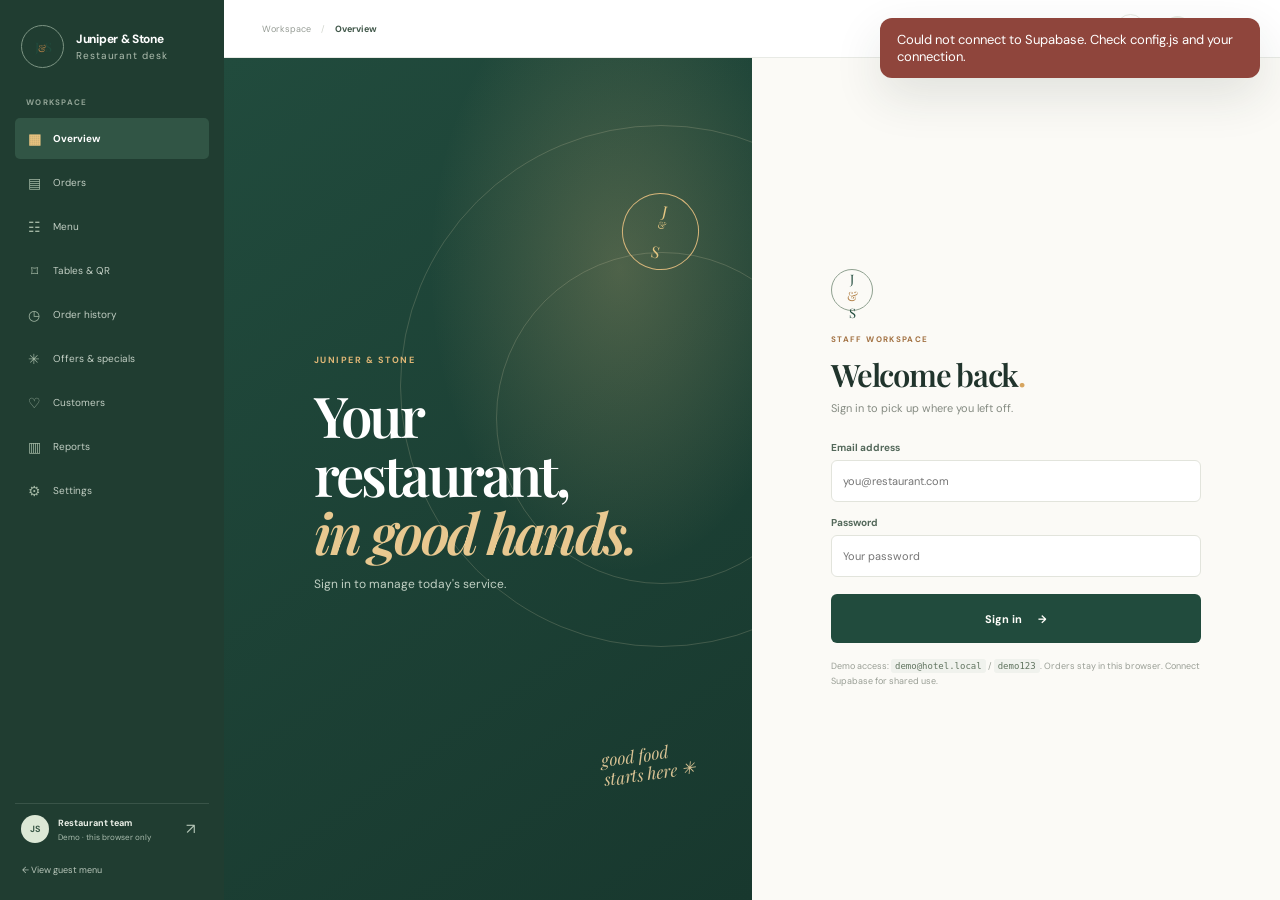
<file: admin.html>
<!doctype html>
<html lang="en">
  <head>
    <meta charset="utf-8" />
    <meta name="viewport" content="width=device-width, initial-scale=1" />
    <meta name="theme-color" content="#203d31" />
    <title>Restaurant Admin Dashboard</title>
    <link rel="icon" href="./assets/favicon.svg" type="image/svg+xml" />
    <style>html,body{width:100%;height:100%;margin:0}iframe{display:block;width:100%;height:100%;min-height:100vh;border:0}</style>
  </head>
  <body>
    <iframe src="./menu.html?admin=1" title="Restaurant admin dashboard" allow="clipboard-read; clipboard-write"></iframe>
  </body>
</html>
</file>
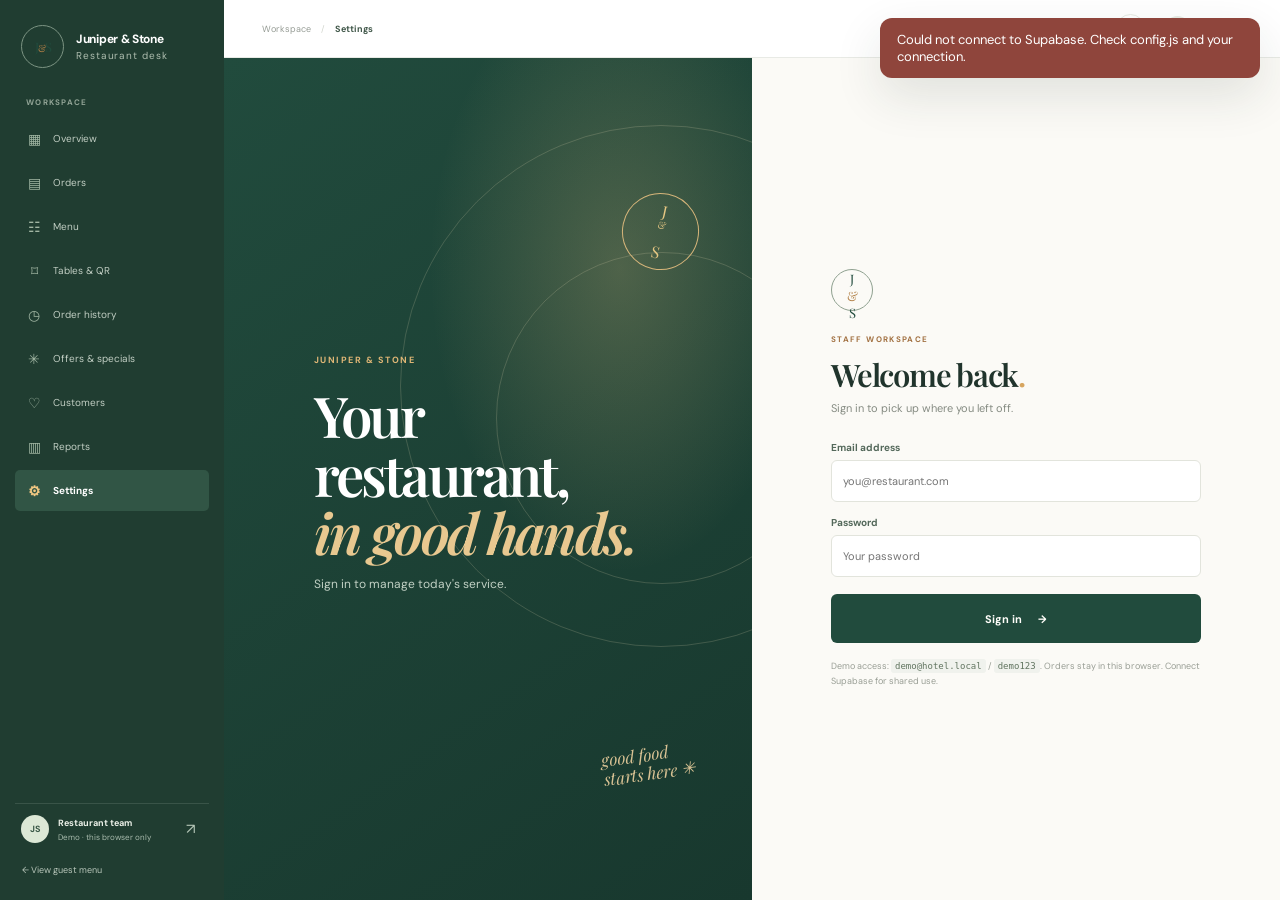
<file: settings.html>
<!doctype html>
<html lang="en">
  <head>
    <meta charset="utf-8" />
    <meta name="viewport" content="width=device-width, initial-scale=1" />
    <meta name="theme-color" content="#203d31" />
    <title>Restaurant Business Settings</title>
    <link rel="icon" href="./assets/favicon.svg" type="image/svg+xml" />
    <style>html,body{width:100%;height:100%;margin:0}iframe{display:block;width:100%;height:100%;min-height:100vh;border:0}</style>
  </head>
  <body>
    <iframe src="./menu.html?admin=1&amp;view=settings" title="Restaurant settings"></iframe>
  </body>
</html>
</file>
